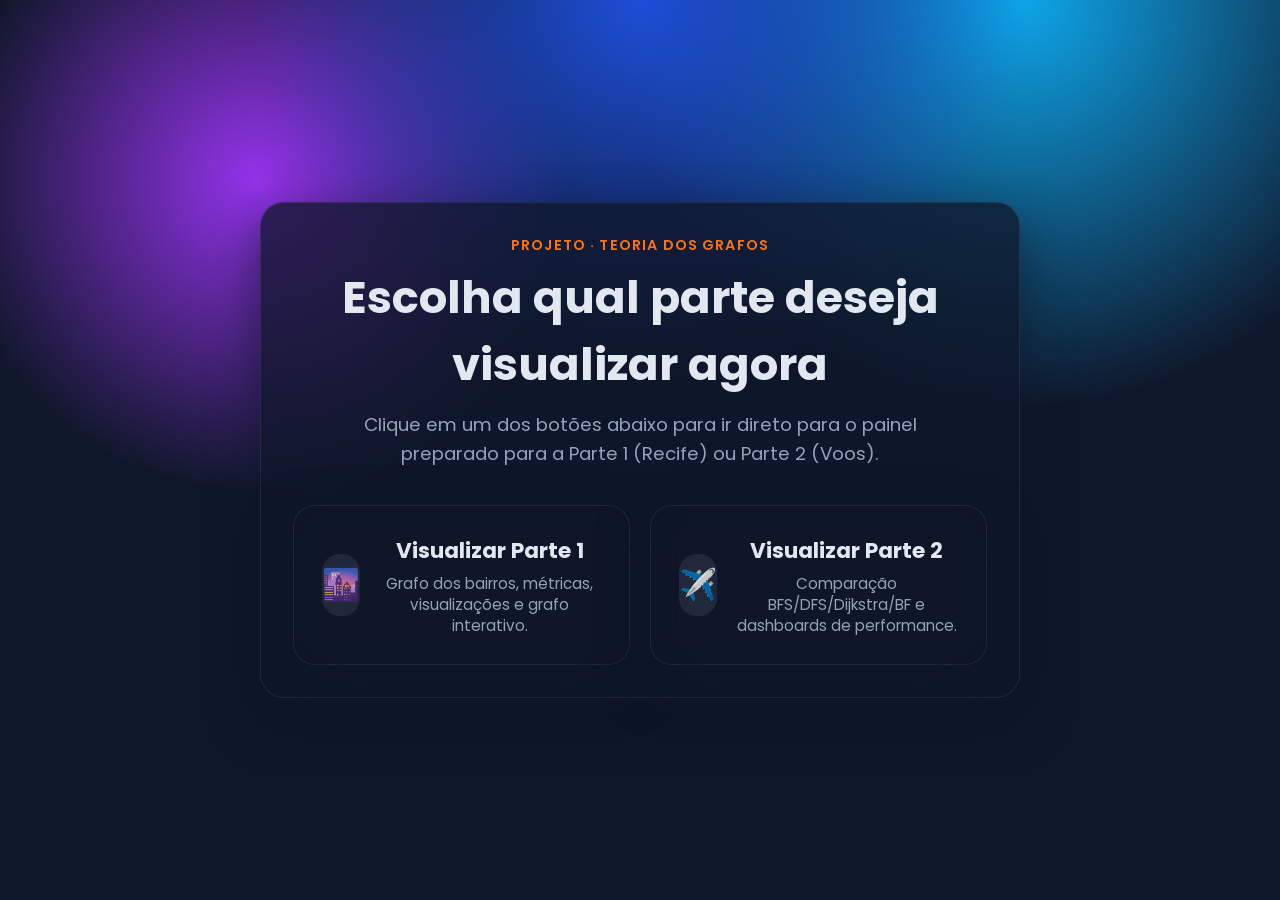
<file: interface_grafica/index.html>
<!DOCTYPE html>
<html lang="pt-BR">
  <head>
    <meta charset="UTF-8" />
    <meta name="viewport" content="width=device-width, initial-scale=1.0" />
    <title>Projeto Grafos | Painel Interativo</title>
    <link rel="stylesheet" href="style.css" />
  </head>
  <body>
    <main class="home-layout">
      <div class="glass home-panel">
        <p class="tagline">Projeto · Teoria dos Grafos</p>
        <h1>Escolha qual parte deseja visualizar agora</h1>
        <p class="lede">
          Clique em um dos botões abaixo para ir direto para o painel preparado para a Parte 1
          (Recife) ou Parte 2 (Voos).
        </p>

        <div class="home-options">
          <a class="option-card glass" href="parte1.html">
            <div class="option-icon">🌆</div>
            <div>
              <h2>Visualizar Parte 1</h2>
              <p>Grafo dos bairros, métricas, visualizações e grafo interativo.</p>
            </div>
          </a>

          <a class="option-card glass" href="parte2.html">
            <div class="option-icon">✈️</div>
            <div>
              <h2>Visualizar Parte 2</h2>
              <p>Comparação BFS/DFS/Dijkstra/BF e dashboards de performance.</p>
            </div>
          </a>
        </div>
      </div>
    </main>
  </body>
</html>
</file>
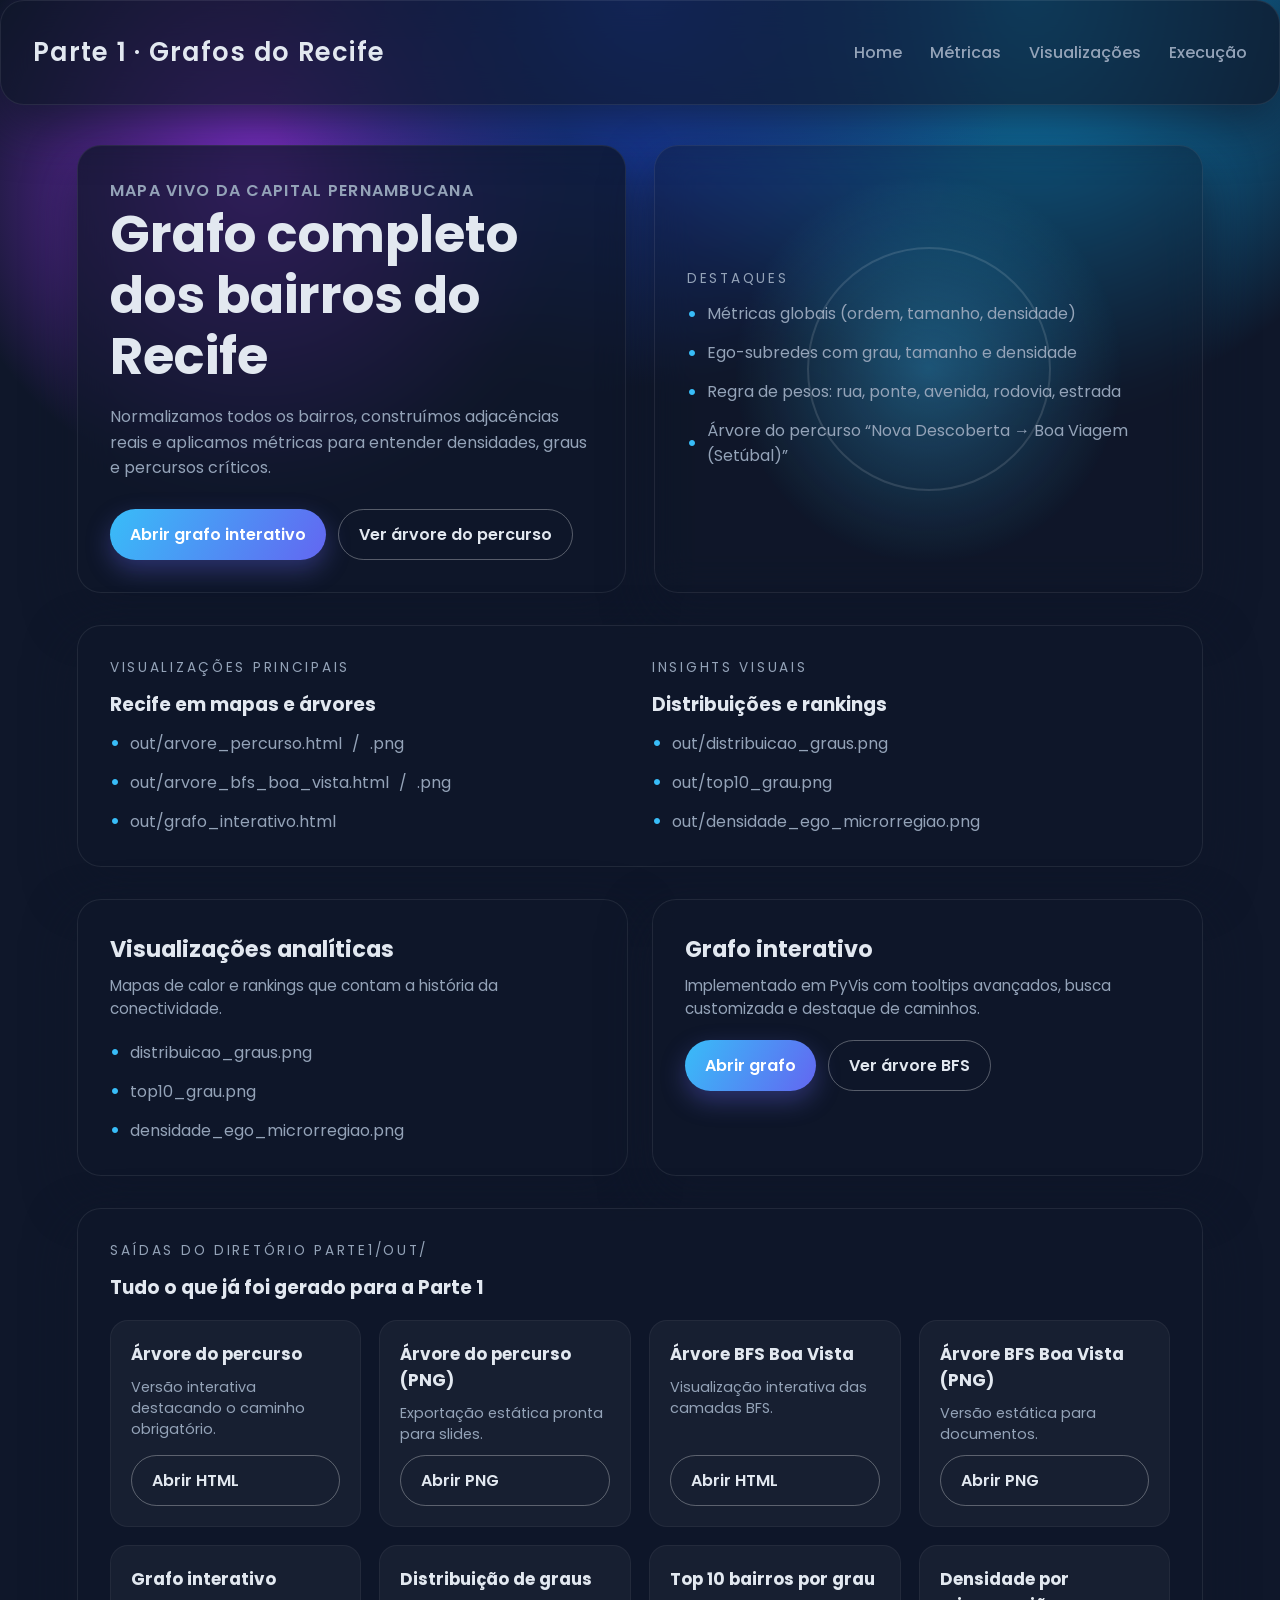
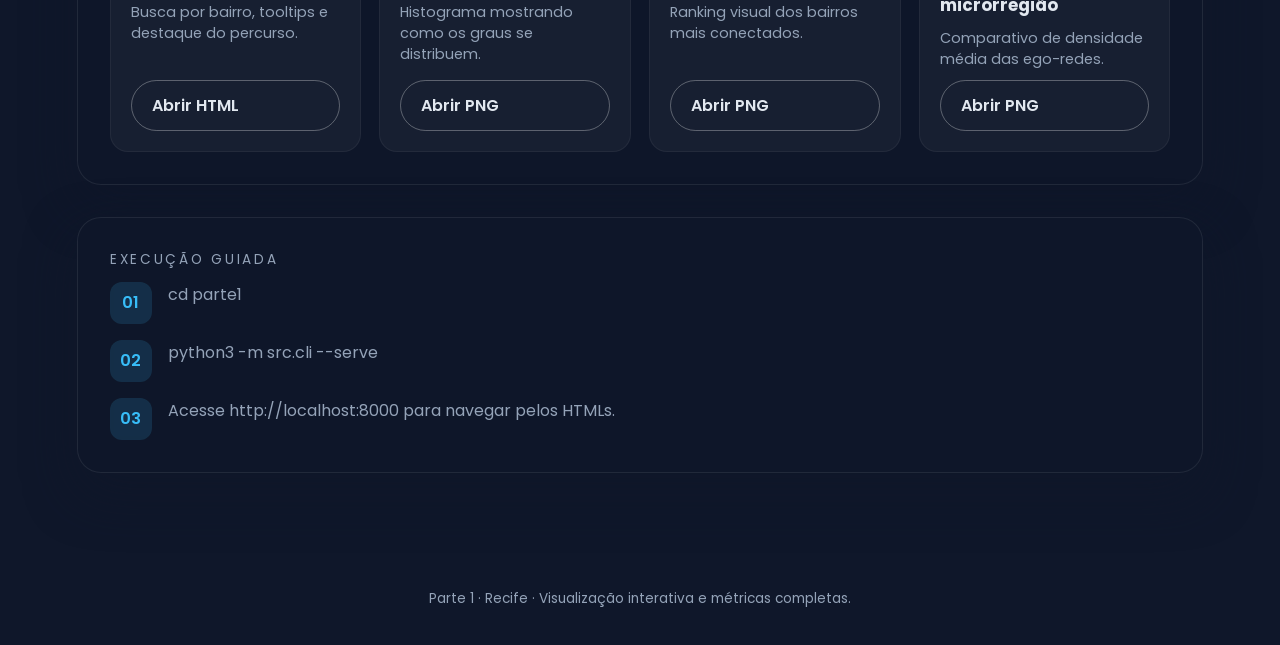
<file: interface_grafica/parte1.html>
<!DOCTYPE html>
<html lang="pt-BR">
  <head>
    <meta charset="UTF-8" />
    <meta name="viewport" content="width=device-width, initial-scale=1.0" />
    <title>Parte 1 · Grafos do Recife</title>
    <link rel="stylesheet" href="style.css" />
  </head>
  <body>
    <header class="glass">
      <div class="logo">Parte 1 · Grafos do Recife</div>
      <nav>
        <a href="index.html">Home</a>
        <a href="#metricas">Métricas</a>
        <a href="#visualizacoes">Visualizações</a>
        <a href="#execucao">Execução</a>
      </nav>
    </header>

    <main>
      <section class="hero">
        <div class="glass hero-text">
          <p class="tagline">Mapa vivo da capital pernambucana</p>
          <h1>Grafo completo dos bairros do Recife</h1>
          <p class="lede">
            Normalizamos todos os bairros, construímos adjacências reais e aplicamos
            métricas para entender densidades, graus e percursos críticos.
          </p>
          <div class="cta-group" style="margin-top: 28px">
            <a class="btn btn-primary" href="../parte1/out/grafo_interativo.html" target="_blank">
              Abrir grafo interativo
            </a>
            <a class="btn btn-secondary" href="../parte1/out/arvore_percurso.html" target="_blank">
              Ver árvore do percurso
            </a>
          </div>
        </div>

        <div class="glass hero-visual">
          <div>
            <p class="section-title">Destaques</p>
            <ul class="card-list">
              <li>Métricas globais (ordem, tamanho, densidade)</li>
              <li>Ego-subredes com grau, tamanho e densidade</li>
              <li>Regra de pesos: rua, ponte, avenida, rodovia, estrada</li>
              <li>Árvore do percurso “Nova Descoberta → Boa Viagem (Setúbal)”</li>
            </ul>
          </div>
        </div>
      </section>

      <section id="metricas" class="glass grid-two">
        <div>
          <p class="section-title">Visualizações principais</p>
          <h3>Recife em mapas e árvores</h3>
          <ul class="card-list">
            <li><code>out/arvore_percurso.html</code> / <code>.png</code></li>
            <li><code>out/arvore_bfs_boa_vista.html</code> / <code>.png</code></li>
            <li><code>out/grafo_interativo.html</code></li>
          </ul>
        </div>
        <div>
          <p class="section-title">Insights visuais</p>
          <h3>Distribuições e rankings</h3>
          <ul class="card-list">
            <li><code>out/distribuicao_graus.png</code></li>
            <li><code>out/top10_grau.png</code></li>
            <li><code>out/densidade_ego_microrregiao.png</code></li>
          </ul>
        </div>
      </section>

      <section id="visualizacoes" class="cta-grid">
        <article class="glass cta-card">
          <h3>Visualizações analíticas</h3>
          <p>Mapas de calor e rankings que contam a história da conectividade.</p>
          <ul class="card-list">
            <li><code>distribuicao_graus.png</code></li>
            <li><code>top10_grau.png</code></li>
            <li><code>densidade_ego_microrregiao.png</code></li>
          </ul>
        </article>

        <article class="glass cta-card">
          <h3>Grafo interativo</h3>
          <p>
            Implementado em PyVis com tooltips avançados, busca customizada e destaque de
            caminhos.
          </p>
          <div class="cta-group">
            <a class="btn btn-primary" href="../parte1/out/grafo_interativo.html" target="_blank">
              Abrir grafo
            </a>
            <a class="btn btn-secondary" href="../parte1/out/arvore_bfs_boa_vista.html" target="_blank">
              Ver árvore BFS
            </a>
          </div>
        </article>
      </section>

      <section class="glass outputs-section">
        <p class="section-title">Saídas do diretório <code>parte1/out/</code></p>
        <h3>Tudo o que já foi gerado para a Parte 1</h3>
        <div class="outputs-grid">
          <article class="output-card">
            <h4>Árvore do percurso</h4>
            <p>Versão interativa destacando o caminho obrigatório.</p>
            <a class="btn btn-secondary" target="_blank" href="../parte1/out/arvore_percurso.html">Abrir HTML</a>
          </article>
          <article class="output-card">
            <h4>Árvore do percurso (PNG)</h4>
            <p>Exportação estática pronta para slides.</p>
            <a class="btn btn-secondary" target="_blank" href="../parte1/out/arvore_percurso.png">Abrir PNG</a>
          </article>
          <article class="output-card">
            <h4>Árvore BFS Boa Vista</h4>
            <p>Visualização interativa das camadas BFS.</p>
            <a class="btn btn-secondary" target="_blank" href="../parte1/out/arvore_bfs_boa_vista.html">Abrir HTML</a>
          </article>
          <article class="output-card">
            <h4>Árvore BFS Boa Vista (PNG)</h4>
            <p>Versão estática para documentos.</p>
            <a class="btn btn-secondary" target="_blank" href="../parte1/out/arvore_bfs_boa_vista.png">Abrir PNG</a>
          </article>
          <article class="output-card">
            <h4>Grafo interativo</h4>
            <p>Busca por bairro, tooltips e destaque do percurso.</p>
            <a class="btn btn-secondary" target="_blank" href="../parte1/out/grafo_interativo.html">Abrir HTML</a>
          </article>
          <article class="output-card">
            <h4>Distribuição de graus</h4>
            <p>Histograma mostrando como os graus se distribuem.</p>
            <a class="btn btn-secondary" target="_blank" href="../parte1/out/distribuicao_graus.png">Abrir PNG</a>
          </article>
          <article class="output-card">
            <h4>Top 10 bairros por grau</h4>
            <p>Ranking visual dos bairros mais conectados.</p>
            <a class="btn btn-secondary" target="_blank" href="../parte1/out/top10_grau.png">Abrir PNG</a>
          </article>
          <article class="output-card">
            <h4>Densidade por microrregião</h4>
            <p>Comparativo de densidade média das ego-redes.</p>
            <a class="btn btn-secondary" target="_blank" href="../parte1/out/densidade_ego_microrregiao.png">Abrir PNG</a>
          </article>
        </div>
      </section>

      <section id="execucao" class="glass">
        <p class="section-title">Execução guiada</p>
        <div class="timeline">
          <div class="timeline-item">
            <span>01</span>
            <p><code>cd parte1</code></p>
          </div>
          <div class="timeline-item">
            <span>02</span>
            <p><code>python3 -m src.cli --serve</code></p>
          </div>
          <div class="timeline-item">
            <span>03</span>
            <p>Acesse <code>http://localhost:8000</code> para navegar pelos HTMLs.</p>
          </div>
        </div>
      </section>
    </main>

    <footer>
      Parte 1 · Recife · Visualização interativa e métricas completas.
    </footer>
  </body>
</html>
</file>
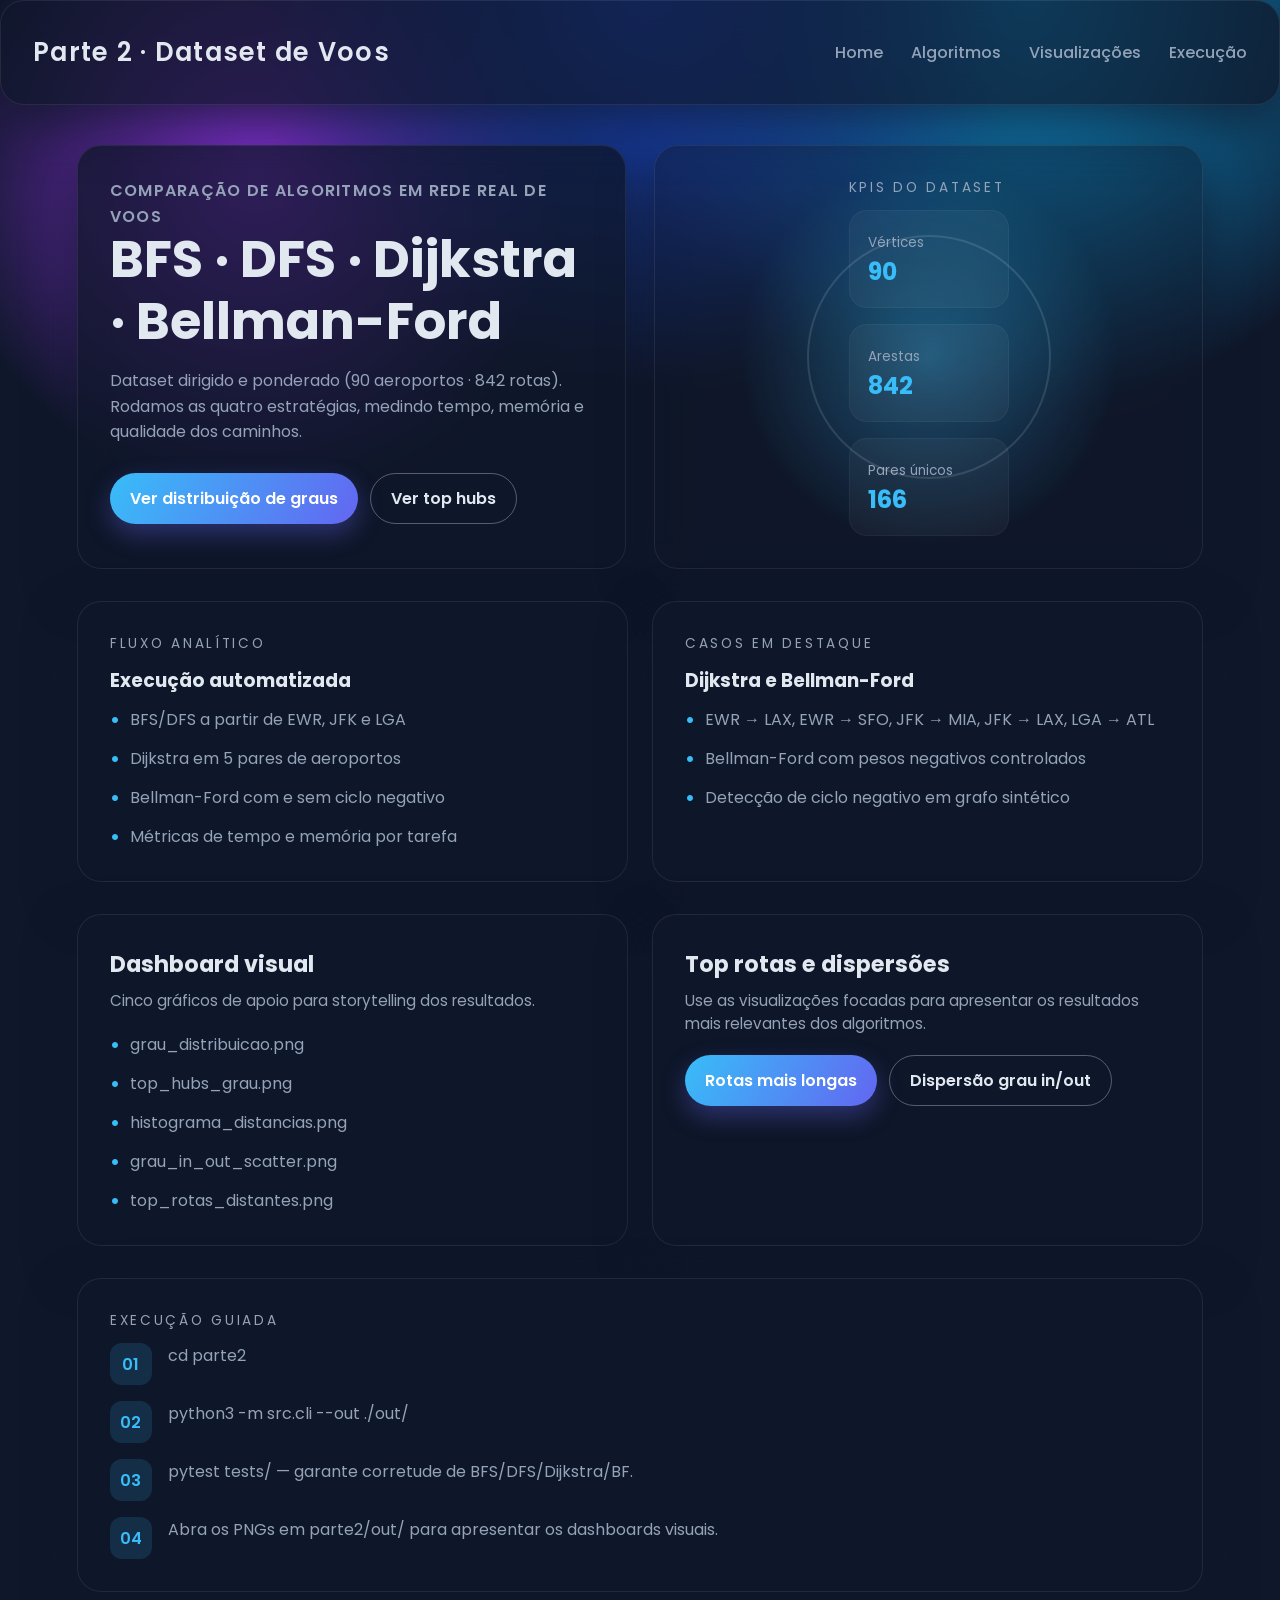
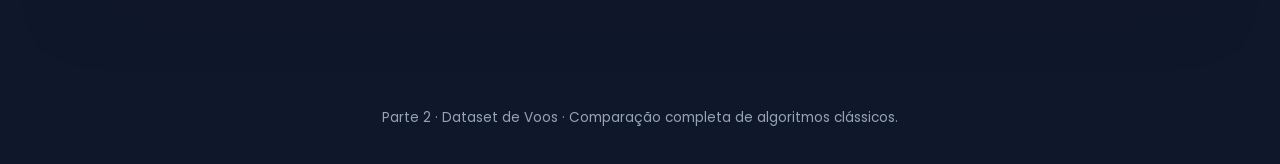
<file: interface_grafica/parte2.html>
<!DOCTYPE html>
<html lang="pt-BR">
  <head>
    <meta charset="UTF-8" />
    <meta name="viewport" content="width=device-width, initial-scale=1.0" />
    <title>Parte 2 · Dataset de Voos</title>
    <link rel="stylesheet" href="style.css" />
  </head>
  <body>
    <header class="glass">
      <div class="logo">Parte 2 · Dataset de Voos</div>
      <nav>
        <a href="index.html">Home</a>
        <a href="#algoritmos">Algoritmos</a>
        <a href="#visualizacoes">Visualizações</a>
        <a href="#execucao">Execução</a>
      </nav>
    </header>

    <main>
      <section class="hero">
        <div class="glass hero-text">
          <p class="tagline">Comparação de algoritmos em rede real de voos</p>
          <h1>BFS · DFS · Dijkstra · Bellman-Ford</h1>
          <p class="lede">
            Dataset dirigido e ponderado (90 aeroportos · 842 rotas). Rodamos as quatro
            estratégias, medindo tempo, memória e qualidade dos caminhos.
          </p>
          <div class="cta-group" style="margin-top: 28px">
            <a class="btn btn-primary" href="../parte2/out/grau_distribuicao.png" target="_blank">
              Ver distribuição de graus
            </a>
            <a class="btn btn-secondary" href="../parte2/out/top_hubs_grau.png" target="_blank">
              Ver top hubs
            </a>
          </div>
        </div>

        <div class="glass hero-visual">
          <div>
            <p class="section-title">KPIs do dataset</p>
            <div class="hero-metrics" style="margin-top: 0">
              <div class="metric-card">
                <span>Vértices</span>
                <strong>90</strong>
              </div>
              <div class="metric-card">
                <span>Arestas</span>
                <strong>842</strong>
              </div>
              <div class="metric-card">
                <span>Pares únicos</span>
                <strong>166</strong>
              </div>
            </div>
          </div>
        </div>
      </section>

      <section id="algoritmos" class="grid-two">
        <article class="glass">
          <p class="section-title">Fluxo analítico</p>
          <h3>Execução automatizada</h3>
          <ul class="card-list">
            <li>BFS/DFS a partir de EWR, JFK e LGA</li>
            <li>Dijkstra em 5 pares de aeroportos</li>
            <li>Bellman-Ford com e sem ciclo negativo</li>
            <li>Métricas de tempo e memória por tarefa</li>
          </ul>
        </article>

        <article class="glass">
          <p class="section-title">Casos em destaque</p>
          <h3>Dijkstra e Bellman-Ford</h3>
          <ul class="card-list">
            <li>EWR → LAX, EWR → SFO, JFK → MIA, JFK → LAX, LGA → ATL</li>
            <li>Bellman-Ford com pesos negativos controlados</li>
            <li>Detecção de ciclo negativo em grafo sintético</li>
          </ul>
        </article>
      </section>

      <section id="visualizacoes" class="cta-grid">
        <article class="glass cta-card">
          <h3>Dashboard visual</h3>
          <p> Cinco gráficos de apoio para storytelling dos resultados. </p>
          <ul class="card-list">
            <li><code>grau_distribuicao.png</code></li>
            <li><code>top_hubs_grau.png</code></li>
            <li><code>histograma_distancias.png</code></li>
            <li><code>grau_in_out_scatter.png</code></li>
            <li><code>top_rotas_distantes.png</code></li>
          </ul>
        </article>

        <article class="glass cta-card">
          <h3>Top rotas e dispersões</h3>
          <p>
            Use as visualizações focadas para apresentar os resultados mais relevantes dos algoritmos.
          </p>
          <div class="cta-group">
            <a class="btn btn-primary" href="../parte2/out/top_rotas_distantes.png" target="_blank">
              Rotas mais longas
            </a>
            <a class="btn btn-secondary" href="../parte2/out/grau_in_out_scatter.png" target="_blank">
              Dispersão grau in/out
            </a>
          </div>
        </article>
      </section>

      <section id="execucao" class="glass">
        <p class="section-title">Execução guiada</p>
        <div class="timeline">
          <div class="timeline-item">
            <span>01</span>
            <p><code>cd parte2</code></p>
          </div>
          <div class="timeline-item">
            <span>02</span>
            <p><code>python3 -m src.cli --out ./out/</code></p>
          </div>
          <div class="timeline-item">
            <span>03</span>
            <p><code>pytest tests/</code> — garante corretude de BFS/DFS/Dijkstra/BF.</p>
          </div>
          <div class="timeline-item">
            <span>04</span>
            <p>
              Abra os PNGs em <code>parte2/out/</code> para apresentar os dashboards visuais.
            </p>
          </div>
        </div>
      </section>
    </main>

    <footer>
      Parte 2 · Dataset de Voos · Comparação completa de algoritmos clássicos.
    </footer>
  </body>
</html>
</file>
<file: interface_grafica/style.css>
@import url('https://fonts.googleapis.com/css2?family=Poppins:wght@300;400;500;600&display=swap');

:root {
  --bg-dark: #0f172a;
  --bg-card: rgba(15, 23, 42, 0.75);
  --primary: #38bdf8;
  --secondary: #a855f7;
  --accent: #f97316;
  --text-light: #e2e8f0;
  --text-muted: #94a3b8;
  --blur: 18px;
}

* {
  margin: 0;
  padding: 0;
  box-sizing: border-box;
  font-family: 'Poppins', sans-serif;
}

body {
  min-height: 100vh;
  color: var(--text-light);
  background: radial-gradient(circle at top, #1d4ed8, transparent 35%),
              radial-gradient(circle at 20% 20%, #9333ea, transparent 25%),
              radial-gradient(circle at 80% 0%, #0ea5e9, transparent 30%),
              var(--bg-dark);
  background-attachment: fixed;
  display: flex;
  flex-direction: column;
}

.glass {
  backdrop-filter: blur(var(--blur));
  background: var(--bg-card);
  border: 1px solid rgba(255, 255, 255, 0.08);
  border-radius: 24px;
  padding: 32px;
  box-shadow: 0 20px 50px rgba(15, 23, 42, 0.7);
}

header {
  padding: 40px clamp(24px, 6vw, 80px);
  display: flex;
  justify-content: space-between;
  align-items: center;
  position: sticky;
  top: 0;
  backdrop-filter: blur(18px);
  background: rgba(15, 23, 42, 0.65);
  border-bottom: 1px solid rgba(255, 255, 255, 0.07);
  z-index: 10;
}

header .logo {
  font-size: clamp(1.2rem, 2vw, 1.6rem);
  font-weight: 600;
  color: var(--text-light);
  letter-spacing: 0.05em;
}

header nav a {
  color: var(--text-muted);
  margin-left: 24px;
  text-decoration: none;
  font-weight: 500;
  transition: all 0.2s ease;
}

header nav a:hover {
  color: var(--primary);
}

main {
  flex: 1;
  padding: 40px clamp(24px, 6vw, 80px) 80px;
  display: flex;
  flex-direction: column;
  gap: 32px;
}

.hero {
  display: grid;
  grid-template-columns: repeat(auto-fit, minmax(280px, 1fr));
  gap: 28px;
  align-items: stretch;
}

.home-layout {
  flex: 1;
  display: flex;
  align-items: center;
  justify-content: center;
  padding: clamp(32px, 8vw, 80px);
}

.home-panel {
  max-width: 760px;
  text-align: center;
}

.home-panel h1 {
  font-size: clamp(2rem, 3.5vw, 2.8rem);
  margin-top: 8px;
}

.home-panel .lede {
  max-width: 560px;
  margin: 12px auto 0;
}

.outputs-section h3 {
  margin-bottom: 18px;
}

.outputs-grid {
  display: grid;
  grid-template-columns: repeat(auto-fit, minmax(220px, 1fr));
  gap: 18px;
}

.output-card {
  padding: 20px;
  border-radius: 18px;
  background: rgba(248, 250, 252, 0.04);
  border: 1px solid rgba(255, 255, 255, 0.05);
  display: flex;
  flex-direction: column;
  gap: 10px;
}

.output-card h4 {
  font-size: 1.05rem;
}

.output-card p {
  color: var(--text-muted);
  font-size: 0.9rem;
  flex: 1;
}

.home-options {
  margin-top: 36px;
  display: grid;
  grid-template-columns: repeat(auto-fit, minmax(280px, 1fr));
  gap: 20px;
}

.option-card {
  display: flex;
  gap: 18px;
  padding: 28px;
  text-decoration: none;
  color: inherit;
  align-items: center;
  border-radius: 22px;
  transition: transform 0.2s ease, box-shadow 0.2s ease;
}

.option-card:hover {
  transform: translateY(-4px);
  box-shadow: 0 15px 30px rgba(14, 165, 233, 0.25);
}

.option-card h2 {
  font-size: 1.35rem;
  margin-bottom: 6px;
}

.option-card p {
  color: var(--text-muted);
  font-size: 0.95rem;
  line-height: 1.4;
}

.option-icon {
  width: 62px;
  height: 62px;
  border-radius: 18px;
  background: rgba(248, 250, 252, 0.08);
  display: flex;
  align-items: center;
  justify-content: center;
  font-size: 1.9rem;
}

.hero-text h1 {
  font-size: clamp(2rem, 4vw, 3.2rem);
  line-height: 1.2;
  margin-bottom: 16px;
}

.hero-text p {
  color: var(--text-muted);
  font-size: 1rem;
  line-height: 1.6;
}

.hero-metrics {
  display: grid;
  grid-template-columns: repeat(auto-fit, minmax(160px, 1fr));
  gap: 16px;
  margin-top: 24px;
}

.metric-card {
  padding: 18px;
  border-radius: 18px;
  background: rgba(248, 250, 252, 0.04);
  border: 1px solid rgba(255, 255, 255, 0.04);
}

.metric-card span {
  font-size: 0.85rem;
  color: var(--text-muted);
}

.metric-card strong {
  display: block;
  font-size: 1.5rem;
  color: var(--primary);
}

.cta-grid {
  display: grid;
  grid-template-columns: repeat(auto-fit, minmax(260px, 1fr));
  gap: 24px;
}

.cta-card {
  position: relative;
  overflow: hidden;
}

.cta-card::after {
  content: '';
  position: absolute;
  inset: 0;
  background: linear-gradient(135deg, rgba(56, 189, 248, 0.2), rgba(168, 85, 247, 0.2));
  opacity: 0;
  transition: opacity 0.3s ease;
  pointer-events: none;
}

.cta-card:hover::after {
  opacity: 1;
}

.cta-card h3 {
  font-size: 1.4rem;
  margin-bottom: 8px;
}

.cta-card p {
  color: var(--text-muted);
  font-size: 0.95rem;
  margin-bottom: 20px;
}

.btn {
  display: inline-flex;
  align-items: center;
  gap: 8px;
  padding: 12px 20px;
  border-radius: 999px;
  font-weight: 600;
  border: none;
  cursor: pointer;
  transition: transform 0.2s ease, box-shadow 0.2s ease;
  text-decoration: none;
}

.btn-primary {
  background: linear-gradient(120deg, var(--primary), #6366f1);
  color: #fff;
  box-shadow: 0 10px 25px rgba(99, 102, 241, 0.35);
}

.btn-secondary {
  background: transparent;
  color: var(--text-light);
  border: 1px solid rgba(255, 255, 255, 0.3);
}

.btn:hover {
  transform: translateY(-2px);
}

.timeline {
  display: grid;
  gap: 16px;
}

.timeline-item {
  display: flex;
  gap: 16px;
  align-items: flex-start;
}

.timeline-item span {
  width: 42px;
  height: 42px;
  border-radius: 12px;
  background: rgba(56, 189, 248, 0.15);
  color: var(--primary);
  display: flex;
  align-items: center;
  justify-content: center;
  font-weight: 600;
}

.timeline-item p {
  flex: 1;
  color: var(--text-muted);
}

.chips {
  margin-top: 24px;
  display: flex;
  flex-wrap: wrap;
  gap: 12px;
}

.chip {
  padding: 6px 14px;
  border-radius: 999px;
  font-size: 0.85rem;
  background: rgba(248, 250, 252, 0.07);
  color: var(--text-muted);
  border: 1px solid rgba(255, 255, 255, 0.05);
}

footer {
  padding: 36px clamp(24px, 6vw, 80px);
  color: var(--text-muted);
  font-size: 0.85rem;
  text-align: center;
}

.subtle {
  font-size: 0.92rem;
  color: var(--text-muted);
  margin-top: 12px;
}

.section-title {
  text-transform: uppercase;
  letter-spacing: 0.2em;
  font-size: 0.85rem;
  color: var(--text-muted);
  margin-bottom: 12px;
}

.grid-two {
  display: grid;
  grid-template-columns: repeat(auto-fit, minmax(280px, 1fr));
  gap: 24px;
}

.card-list {
  list-style: none;
  display: flex;
  flex-direction: column;
  gap: 14px;
  margin-top: 12px;
}

.card-list li {
  display: flex;
  align-items: center;
  gap: 10px;
  color: var(--text-muted);
}

.card-list li::before {
  content: '•';
  color: var(--primary);
  font-size: 1.5rem;
  line-height: 1;
}

.cta-group {
  display: flex;
  flex-wrap: wrap;
  gap: 12px;
  margin-top: 18px;
}

.tagline {
  font-size: 0.9rem;
  letter-spacing: 0.08em;
  text-transform: uppercase;
  color: var(--accent);
  font-weight: 600;
}

.lede {
  font-size: 1.15rem;
  line-height: 1.6;
  color: var(--text-muted);
  margin-top: 12px;
}

.hero-visual {
  min-height: 280px;
  background: radial-gradient(circle, rgba(56, 189, 248, 0.35) 0%, transparent 55%),
              rgba(15, 23, 42, 0.4);
  border-radius: 24px;
  position: relative;
  overflow: hidden;
  display: flex;
  align-items: center;
  justify-content: center;
}

.hero-visual::after {
  content: '';
  position: absolute;
  width: 240px;
  height: 240px;
  border-radius: 50%;
  border: 2px solid rgba(255, 255, 255, 0.12);
  animation: pulse 12s infinite alternate;
}

@keyframes pulse {
  from { transform: scale(0.9); opacity: 0.6; }
  to { transform: scale(1.1); opacity: 0.3; }
}

@media (max-width: 768px) {
  header {
    flex-direction: column;
    gap: 18px;
  }

  header nav a {
    margin-left: 0;
  }

  main {
    padding-top: 24px;
  }

  .hero {
    grid-template-columns: 1fr;
  }
}
</file>
